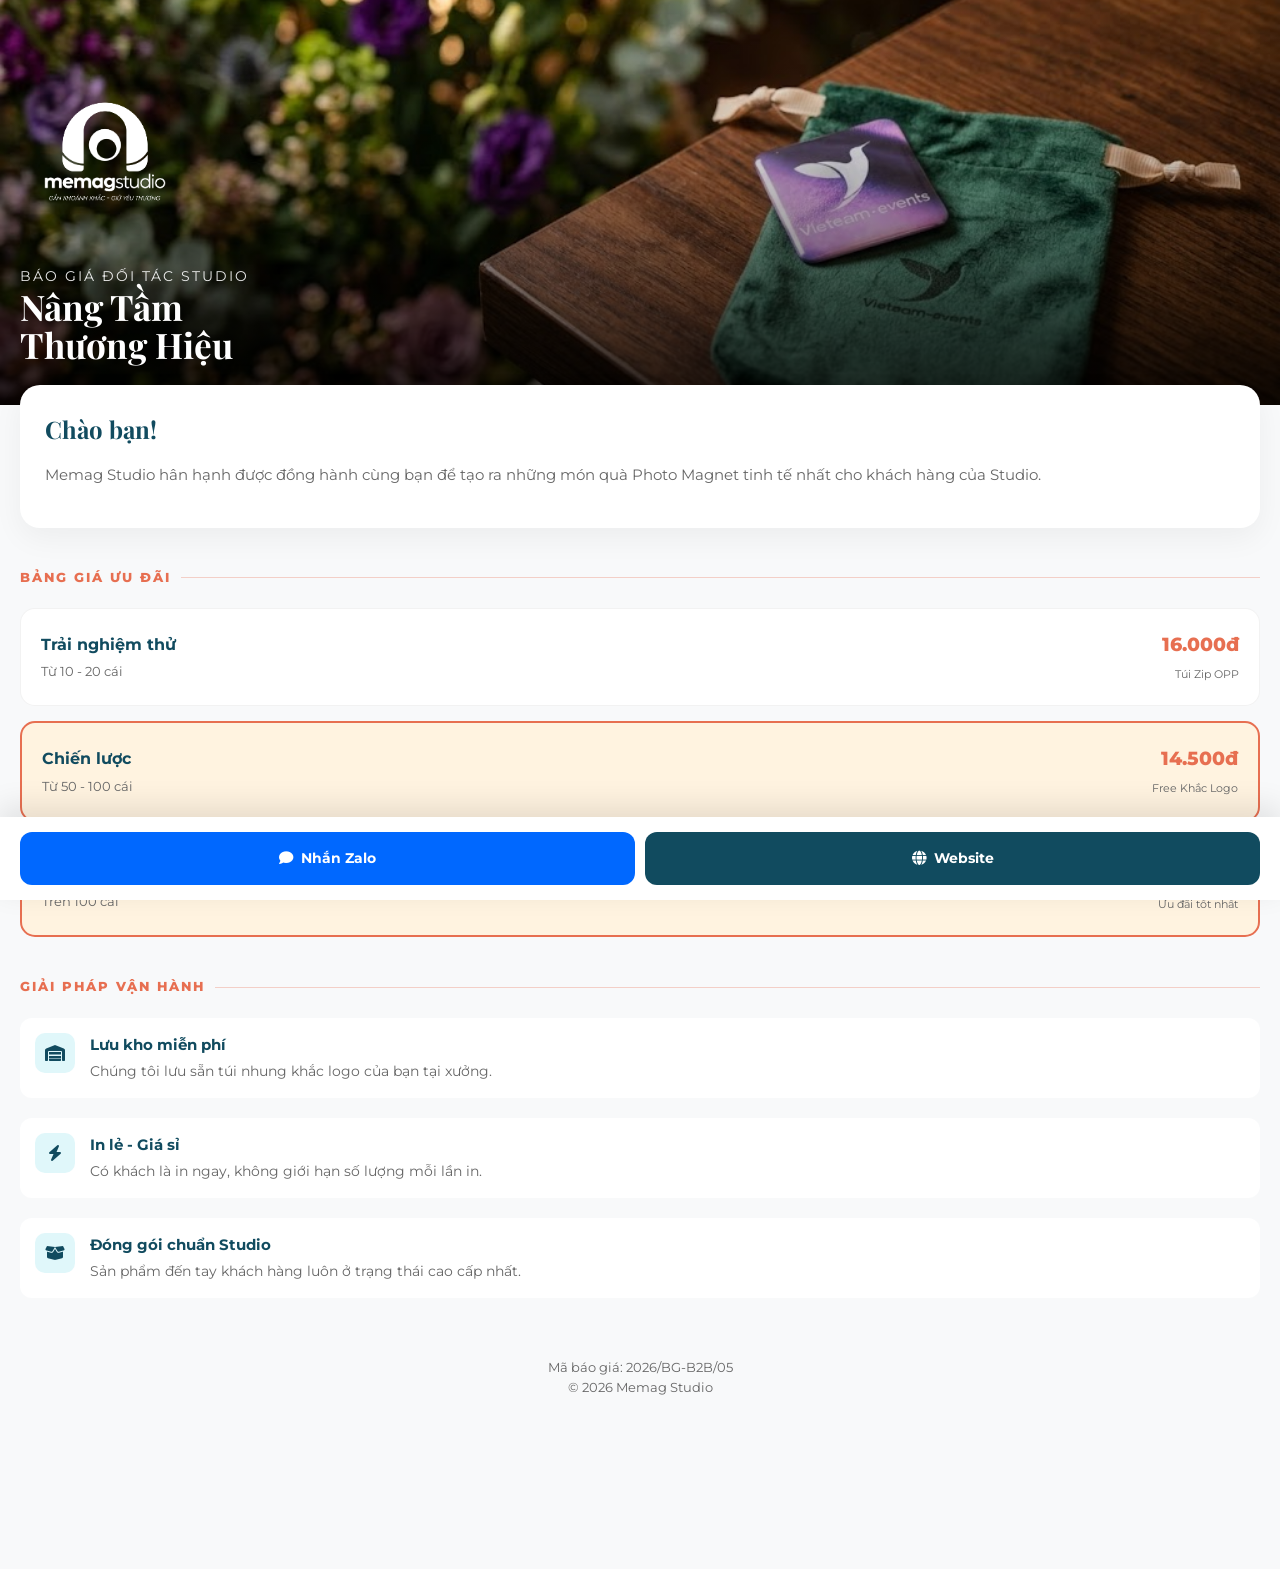
<file: Bao_Gia_Digital.html>
<!DOCTYPE html>
<html lang="vi">
<head>
    <meta charset="UTF-8">
    <meta name="viewport" content="width=device-width, initial-scale=1.0">
    <title>Báo Giá Digital - Memag Studio</title>
    <link rel="stylesheet" href="https://cdnjs.cloudflare.com/ajax/libs/font-awesome/6.5.1/css/all.min.css">
    <link href="https://fonts.googleapis.com/css2?family=Montserrat:wght@300;400;500;600;700;800&family=Playfair+Display:wght@700;900&display=swap" rel="stylesheet">
    <style>
        :root {
            --primary-blue: #114B5F;
            --primary-orange: #E76F51;
            --pastel-blue: #E0F7FA;
            --pastel-orange: #FFF3E0;
            --accent-blue: #2A9D8F;
            --text-dark: #1D1D1D;
            --text-muted: #666666;
            --white: #FFFFFF;
            --bg-light: #F8F9FA;
        }

        * {
            margin: 0;
            padding: 0;
            box-sizing: border-box;
            -webkit-tap-highlight-color: transparent;
        }

        body {
            font-family: 'Montserrat', sans-serif;
            background-color: var(--bg-light);
            color: var(--text-dark);
            line-height: 1.6;
        }

        /* Hero Section */
        .hero {
            position: relative;
            height: 45vh;
            min-height: 350px;
            background: url('img/bg_letterhead.png') center/cover no-repeat;
            display: flex;
            flex-direction: column;
            justify-content: flex-end;
            padding: 30px 20px;
            color: var(--white);
        }

        .hero::after {
            content: '';
            position: absolute;
            top: 0;
            left: 0;
            width: 100%;
            height: 100%;
            background: linear-gradient(to top, rgba(0,0,0,0.8) 0%, rgba(0,0,0,0.2) 60%, transparent 100%);
        }

        .hero-content {
            position: relative;
            z-index: 2;
        }

        .logo-small {
            width: 170px; /* Tăng 20% */
            margin-bottom: 15px;
        }

        .hero h1 {
            font-family: 'Playfair Display', serif;
            font-size: 2.2rem;
            line-height: 1.1;
            margin-bottom: 10px;
        }

        .hero p {
            font-size: 0.9rem;
            text-transform: uppercase;
            letter-spacing: 2px;
            opacity: 0.9;
        }

        /* Main Content */
        .container {
            padding: 30px 20px;
        }

        .intro {
            background: var(--white);
            padding: 25px;
            border-radius: 20px;
            box-shadow: 0 10px 30px rgba(0,0,0,0.05);
            margin-top: -50px;
            position: relative;
            z-index: 10;
        }

        .intro h2 {
            font-family: 'Playfair Display', serif;
            color: var(--primary-blue);
            margin-bottom: 15px;
            font-size: 1.5rem;
        }

        .intro p {
            font-size: 0.95rem;
            color: var(--text-muted);
            margin-bottom: 15px;
        }

        /* Pricing Cards */
        .section-title {
            font-size: 0.8rem;
            font-weight: 800;
            color: var(--primary-orange);
            text-transform: uppercase;
            letter-spacing: 2px;
            margin: 40px 0 20px 0;
            display: flex;
            align-items: center;
            gap: 10px;
        }

        .section-title::after {
            content: '';
            height: 1px;
            flex-grow: 1;
            background: var(--primary-orange);
            opacity: 0.3;
        }

        .price-card {
            background: var(--white);
            border-radius: 15px;
            padding: 20px;
            margin-bottom: 15px;
            display: flex;
            justify-content: space-between;
            align-items: center;
            border: 1px solid rgba(0,0,0,0.05);
        }

        .price-card.highlight {
            border: 2px solid var(--primary-orange);
            background: var(--pastel-orange);
        }

        .card-info h4 {
            font-size: 1rem;
            color: var(--primary-blue);
            margin-bottom: 5px;
        }

        .card-info p {
            font-size: 0.8rem;
            color: var(--text-muted);
        }

        .card-price {
            text-align: right;
        }

        .price-val {
            font-size: 1.2rem;
            font-weight: 800;
            color: var(--primary-orange);
            display: block;
        }

        .price-unit {
            font-size: 0.7rem;
            color: var(--text-muted);
        }

        /* Benefits Grid */
        .benefit-item {
            display: flex;
            gap: 15px;
            margin-bottom: 20px;
            background: var(--white);
            padding: 15px;
            border-radius: 12px;
        }

        .benefit-icon {
            width: 40px;
            height: 40px;
            background: var(--pastel-blue);
            color: var(--primary-blue);
            display: flex;
            align-items: center;
            justify-content: center;
            border-radius: 10px;
            flex-shrink: 0;
        }

        .benefit-text h5 {
            font-size: 0.95rem;
            margin-bottom: 4px;
            color: var(--primary-blue);
        }

        .benefit-text p {
            font-size: 0.85rem;
            color: var(--text-muted);
        }

        /* Fixed Footer Actions */
        .actions {
            position: fixed;
            bottom: 0;
            left: 0;
            width: 100%;
            background: var(--white);
            padding: 15px 20px;
            display: flex;
            gap: 10px;
            box-shadow: 0 -10px 30px rgba(0,0,0,0.1);
            z-index: 100;
        }

        .btn {
            flex: 1;
            padding: 15px;
            border-radius: 12px;
            text-align: center;
            text-decoration: none;
            font-weight: 700;
            font-size: 0.9rem;
            display: flex;
            align-items: center;
            justify-content: center;
            gap: 8px;
        }

        .btn-zalo {
            background-color: #0068ff;
            color: var(--white);
        }

        .btn-web {
            background-color: var(--primary-blue);
            color: var(--white);
        }

        .footer-spacer {
            height: 100px;
        }

        .signature {
            text-align: center;
            padding: 40px 0;
            color: var(--text-muted);
            font-size: 0.8rem;
        }
    </style>
</head>
<body>

    <div class="hero">
        <div class="hero-content">
            <img src="img/logo_dung_trang.png" alt="Memag Logo" class="logo-small">
            <p>Báo giá đối tác Studio</p>
            <h1>Nâng Tầm<br>Thương Hiệu</h1>
        </div>
    </div>

    <div class="container">
        <div class="intro">
            <h2>Chào bạn!</h2>
            <p>Memag Studio hân hạnh được đồng hành cùng bạn để tạo ra những món quà Photo Magnet tinh tế nhất cho khách hàng của Studio.</p>
        </div>

        <div class="section-title">BẢNG GIÁ ƯU ĐÃI</div>

        <div class="price-card">
            <div class="card-info">
                <h4>Trải nghiệm thử</h4>
                <p>Từ 10 - 20 cái</p>
            </div>
            <div class="card-price">
                <span class="price-val">16.000đ</span>
                <span class="price-unit">Túi Zip OPP</span>
            </div>
        </div>

        <div class="price-card highlight">
            <div class="card-info">
                <h4>Chiến lược</h4>
                <p>Từ 50 - 100 cái</p>
            </div>
            <div class="card-price">
                <span class="price-val">14.500đ</span>
                <span class="price-unit">Free Khắc Logo</span>
            </div>
        </div>

        <div class="price-card highlight">
            <div class="card-info">
                <h4>Đối tác lâu dài</h4>
                <p>Trên 100 cái</p>
            </div>
            <div class="card-price">
                <span class="price-val">12.000đ</span>
                <span class="price-unit">Ưu đãi tốt nhất</span>
            </div>
        </div>

        <div class="section-title">GIẢI PHÁP VẬN HÀNH</div>

        <div class="benefit-item">
            <div class="benefit-icon"><i class="fa-solid fa-warehouse"></i></div>
            <div class="benefit-text">
                <h5>Lưu kho miễn phí</h5>
                <p>Chúng tôi lưu sẵn túi nhung khắc logo của bạn tại xưởng.</p>
            </div>
        </div>

        <div class="benefit-item">
            <div class="benefit-icon"><i class="fa-solid fa-bolt"></i></div>
            <div class="benefit-text">
                <h5>In lẻ - Giá sỉ</h5>
                <p>Có khách là in ngay, không giới hạn số lượng mỗi lần in.</p>
            </div>
        </div>

        <div class="benefit-item">
            <div class="benefit-icon"><i class="fa-solid fa-box-open"></i></div>
            <div class="benefit-text">
                <h5>Đóng gói chuẩn Studio</h5>
                <p>Sản phẩm đến tay khách hàng luôn ở trạng thái cao cấp nhất.</p>
            </div>
        </div>

        <div class="signature">
            <p>Mã báo giá: 2026/BG-B2B/05</p>
            <p>© 2026 Memag Studio</p>
        </div>

        <div class="footer-spacer"></div>
    </div>

    <div class="actions">
        <a href="https://zalo.me/0981712157" class="btn btn-zalo">
            <i class="fa-solid fa-comment"></i> Nhắn Zalo
        </a>
        <a href="https://memag.art" class="btn btn-web">
            <i class="fa-solid fa-globe"></i> Website
        </a>
    </div>

</body>
</html>
</file>
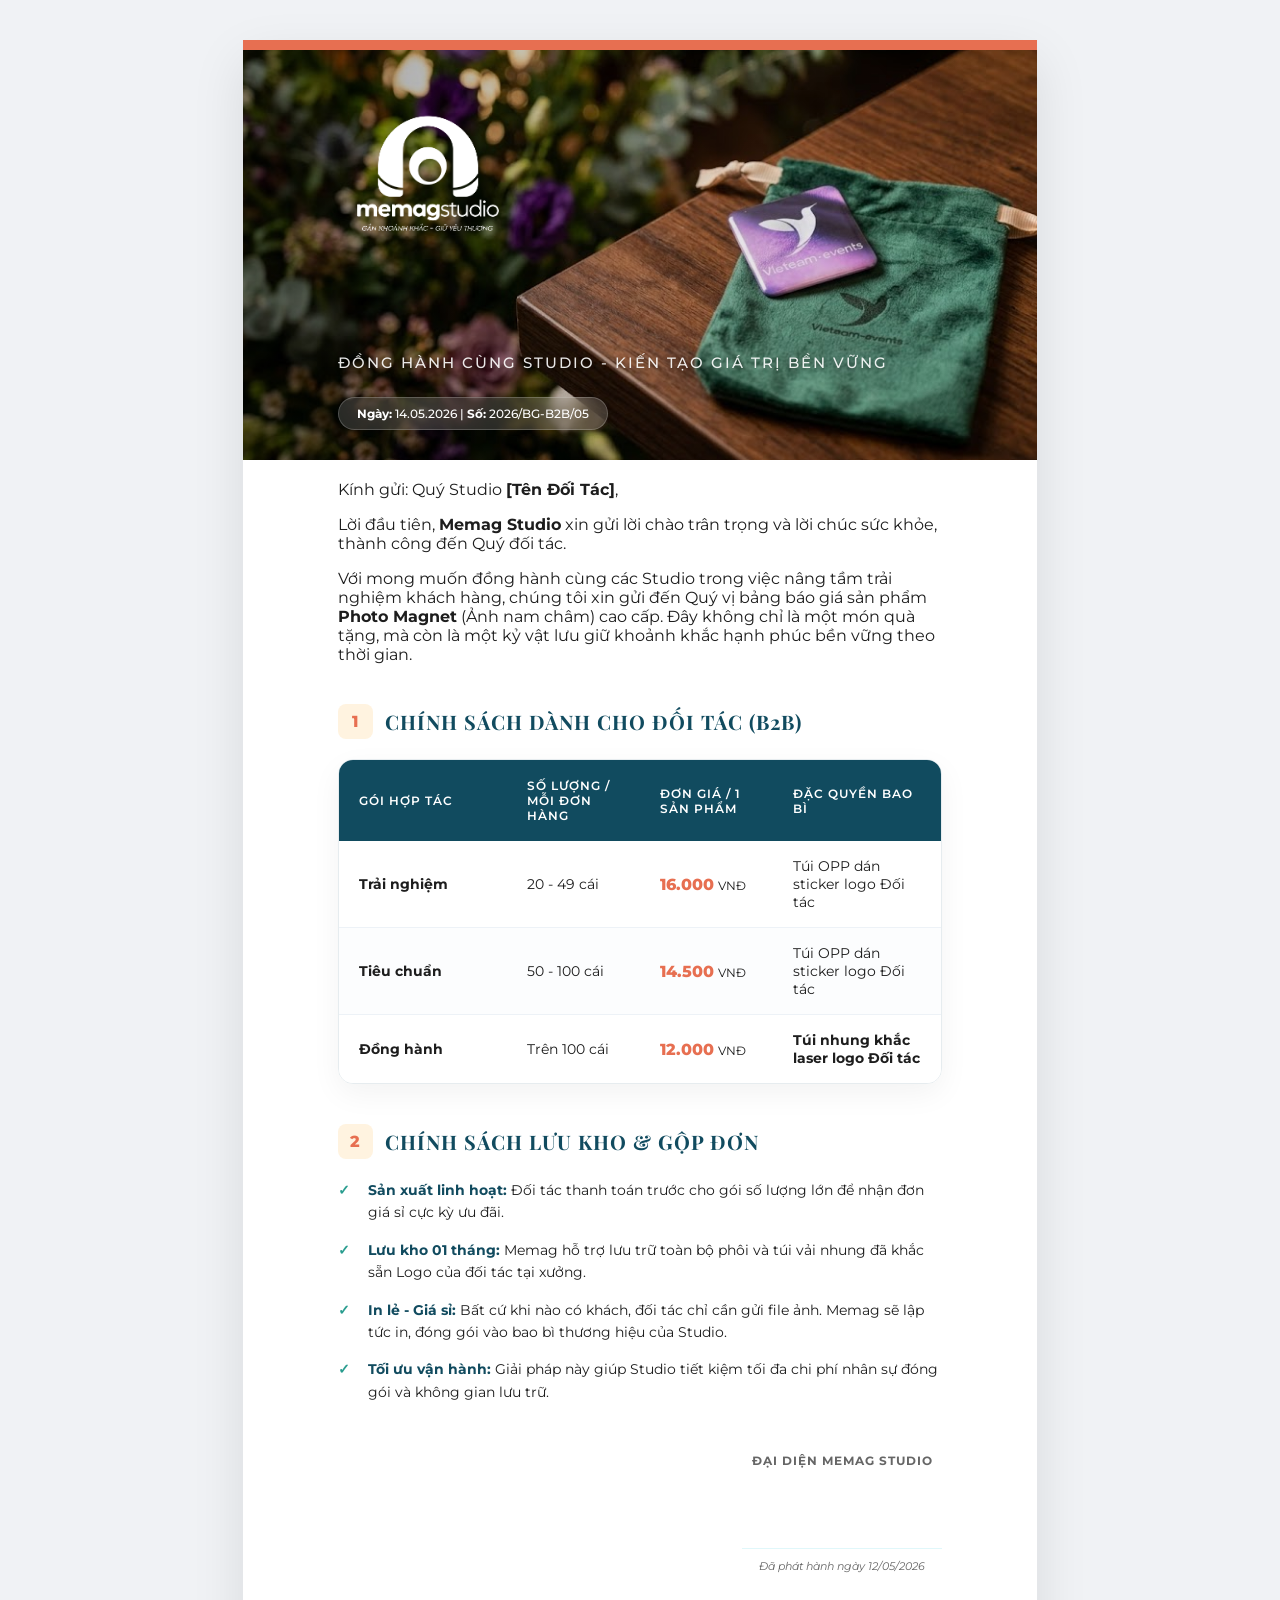
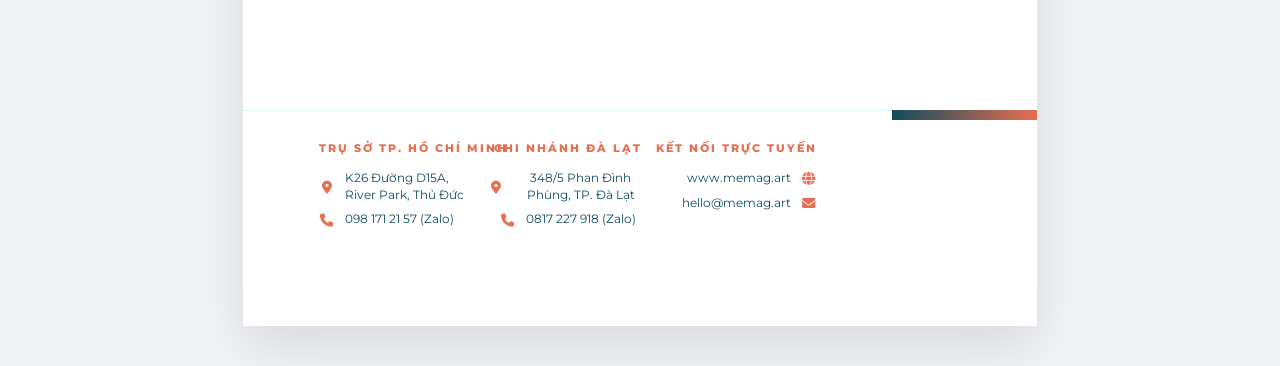
<file: Letterhead_Bao_Gia_B2B.html>
<!DOCTYPE html>
<html lang="vi">
<head>
    <meta charset="UTF-8">
    <meta name="viewport" content="width=device-width, initial-scale=1.0">
    <title>Báo Giá B2B - Memag</title>
    <style>
        @import url('https://fonts.googleapis.com/css2?family=Montserrat:wght@300;400;500;600;700;800&family=Playfair+Display:wght@700;900&display=swap&subset=vietnamese');
        
        :root {
            --primary-blue: #114B5F;
            --primary-orange: #E76F51;
            --pastel-blue: #E0F7FA;
            --pastel-orange: #FFF3E0;
            --accent-blue: #2A9D8F;
            --text-dark: #1D1D1D;
            --text-muted: #666666;
            --white: #FFFFFF;
            --bg-light: #F8F9FA;
        }

        body {
            background: #f0f2f5;
            display: flex;
            justify-content: center;
            padding: 40px 0;
            margin: 0;
            font-family: 'Montserrat', Arial, sans-serif;
            -webkit-print-color-adjust: exact !important;
            color-adjust: exact !important;
            color: var(--text-dark);
            text-rendering: optimizeLegibility;
            -webkit-font-smoothing: antialiased;
        }

        .a4-page {
            width: 210mm;
            min-height: 297mm;
            background: var(--white);
            box-shadow: 0 20px 50px rgba(0,0,0,0.1);
            position: relative;
            overflow: hidden;
            box-sizing: border-box;
            display: flex;
            flex-direction: column;
        }

        /* Modern Decorative Header */
        .header-bg {
            position: absolute;
            top: 0;
            left: 0;
            width: 100%;
            height: 420px;
            background: url('img/bg_letterhead.png') center/cover no-repeat;
            z-index: 1;
        }

        .header-bg::after {
            content: '';
            position: absolute;
            top: 0;
            left: 0;
            width: 100%;
            height: 100%;
            background: linear-gradient(to right, rgba(0, 0, 0, 0.4) 0%, rgba(0, 0, 0, 0.1) 60%, transparent 100%);
            z-index: 2;
        }

        .shape-accent-line {
            position: absolute;
            top: 0;
            right: 0;
            width: 100%;
            height: 10px;
            background: var(--primary-orange);
            z-index: 10;
        }

        .content {
            position: relative;
            z-index: 20;
            padding: 40px 25mm 20mm 25mm;
            flex-grow: 1;
        }

        /* Header Layout */
        .header-main {
            display: flex;
            flex-direction: column;
            align-items: flex-start;
            height: 350px; /* Cố định chiều cao để đẩy slogan xuống đáy hình */
            margin-bottom: 50px; /* Thu hẹp khoảng trống với nội dung bên dưới */
        }

        .logo-container {
            width: 200px; /* Tăng 20% để logo nổi bật hơn */
            margin-bottom: auto; /* Đẩy toàn bộ phần chữ bên dưới xuống đáy */
            margin-left: -10px;
        }

        .logo-img {
            width: 100%;
            height: auto;
            display: block;
        }

        .slogan {
            font-family: 'Montserrat', sans-serif;
            font-size: 11pt;
            font-weight: 500;
            color: var(--white);
            margin-top: 8px;
            letter-spacing: 2px;
            text-transform: uppercase;
            text-shadow: 0 2px 4px rgba(0,0,0,0.4);
            opacity: 0.9;
        }

        .doc-meta {
            margin-top: 25px;
            text-align: left;
            font-size: 9pt;
            color: var(--white);
            background: rgba(255, 255, 255, 0.15);
            padding: 8px 18px;
            border-radius: 50px;
            display: inline-block;
            backdrop-filter: blur(12px);
            border: 1px solid rgba(255, 255, 255, 0.2);
            font-weight: 500;
        }

        .doc-meta strong {
            color: var(--white);
            font-weight: 700;
        }

        /* Footer Contact Section */
        .page-footer {
            margin-top: auto;
            width: 100%;
            position: relative;
            z-index: 10;
        }

        .contact-footer {
            border-top: 1px solid var(--pastel-blue);
            padding: 30px 20mm 40px 20mm; /* Slightly less margin than content for a "wider" feel */
            display: flex;
            justify-content: space-between;
            align-items: flex-start;
            width: 100%;
            box-sizing: border-box;
        }

        .contact-group {
            display: flex;
            flex-direction: column;
            width: 32%; /* Ensure equal width distribution without grid */
            box-sizing: border-box;
        }

        .contact-group:nth-child(1) {
            align-items: flex-start;
            text-align: left;
        }

        .contact-group:nth-child(2) {
            align-items: center;
            text-align: center;
        }

        .contact-group:nth-child(3) {
            align-items: flex-end;
            text-align: right;
        }

        .contact-group-title {
            font-size: 8.5pt;
            text-transform: uppercase;
            letter-spacing: 2px;
            color: var(--primary-orange);
            font-weight: 800;
            margin-bottom: 15px;
            white-space: nowrap;
        }

        .contact-item {
            display: flex;
            align-items: flex-start; /* Align to top for multi-line text */
            font-size: 9pt;
            color: var(--primary-blue);
            margin-bottom: 8px;
            line-height: 1.4;
            gap: 8px;
            /* Removed white-space: nowrap so long text can wrap naturally */
        }

        .contact-group:nth-child(3) .contact-item {
            flex-direction: row-reverse;
        }

        .contact-icon {
            color: var(--primary-orange);
            display: flex;
            align-items: center;
            justify-content: center;
            width: 16px;
            flex-shrink: 0;
            margin-top: 2px; /* Slight adjustment to align with the first line of text */
        }

        .contact-icon i {
            font-size: 10pt;
        }

        /* Signature Section */
        .signature-section {
            display: flex;
            justify-content: flex-end;
            margin-top: 50px;
        }

        .signature-box {
            text-align: center;
            display: inline-block;
        }

        .signature-title {
            font-size: 10pt;
            font-weight: 700;
            color: var(--primary-blue);
            margin-bottom: 60px;
            text-transform: uppercase;
            letter-spacing: 1px;
        }

        .signature-date {
            font-size: 8.5pt;
            color: var(--text-muted);
            font-style: italic;
            border-top: 1px solid var(--pastel-blue);
            padding-top: 10px;
            display: inline-block;
            min-width: 200px;
        }

        /* Typography & Headings */
        h1 {
            font-family: 'Playfair Display', serif;
            font-size: 32pt;
            color: var(--primary-blue);
            margin: 0 0 10px 0;
            line-height: 1.1;
            font-weight: 900;
        }

        .subtitle {
            font-size: 12pt;
            color: var(--primary-orange);
            font-weight: 700;
            margin-bottom: 40px;
            display: flex;
            align-items: center;
            gap: 15px;
        }

        .subtitle::after {
            content: '';
            height: 2px;
            flex-grow: 1;
            background: var(--pastel-blue);
        }

        .intro-text {
            font-size: 11pt;
            line-height: 1.8;
            color: var(--text-dark);
            margin-bottom: 40px;
            text-align: justify;
        }

        .intro-text strong {
            color: var(--primary-blue);
        }

        /* Styled Table */
        .table-container {
            margin-bottom: 40px;
            border-radius: 15px;
            overflow: hidden;
            box-shadow: 0 10px 30px rgba(0,0,0,0.05);
            border: 1px solid rgba(17, 75, 95, 0.1);
        }

        table {
            width: 100%;
            border-collapse: collapse;
            font-size: 10.5pt;
        }

        th {
            background-color: var(--primary-blue);
            color: var(--white);
            padding: 18px 20px;
            text-align: left;
            font-weight: 600;
            text-transform: uppercase;
            letter-spacing: 1px;
            font-size: 9pt;
        }

        td {
            padding: 16px 20px;
            border-bottom: 1px solid #edf2f7;
            background-color: var(--white);
        }

        tr:nth-child(even) td {
            background-color: #fcfdfe;
        }

        tr:last-child td {
            border-bottom: none;
        }

        .price-tag {
            color: var(--primary-orange);
            font-weight: 800;
            font-size: 12pt;
        }

        /* Section Styling */
        .section-header {
            display: flex;
            align-items: center;
            gap: 12px;
            margin: 40px 0 20px 0;
        }

        .section-header span {
            width: 35px;
            height: 35px;
            background: var(--pastel-orange);
            color: var(--primary-orange);
            display: flex;
            align-items: center;
            justify-content: center;
            border-radius: 8px;
            font-weight: 800;
            font-size: 12pt;
        }

        .section-header h3 {
            font-family: 'Playfair Display', serif;
            font-size: 15pt;
            color: var(--primary-blue);
            margin: 0;
            text-transform: uppercase;
            letter-spacing: 1px;
        }

        .policy-list {
            margin: 0;
            padding: 0;
            list-style: none;
        }

        .policy-item {
            position: relative;
            padding-left: 30px;
            margin-bottom: 15px;
            font-size: 10.5pt;
            line-height: 1.6;
        }

        .policy-item::before {
            content: '✓';
            position: absolute;
            left: 0;
            color: var(--accent-blue);
            font-weight: 900;
        }

        .policy-item strong {
            color: var(--primary-blue);
        }

        /* Contact Details Grid */
        .contact-grid {
            display: grid;
            grid-template-columns: repeat(2, 1fr);
            gap: 15px;
            margin-top: 60px;
            padding: 25px;
            background-color: var(--bg-light);
            border-radius: 12px;
            border: 1px solid rgba(17, 75, 95, 0.05);
            font-size: 9pt;
            color: var(--text-muted);
        }

        .contact-item {
            display: flex;
            align-items: center;
            gap: 10px;
        }

        .contact-icon {
            color: var(--primary-orange);
            font-weight: 700;
        }

        /* Footer & Signatures */
        .page-footer {
            margin-top: 60px;
            display: flex;
            justify-content: space-between;
            padding-bottom: 50px;
        }

        .signature-box {
            width: 200px;
            text-align: center;
        }

        .signature-title {
            font-size: 9pt;
            color: var(--text-muted);
            text-transform: uppercase;
            letter-spacing: 1px;
            margin-bottom: 80px;
        }

        .signature-name {
            font-weight: 700;
            color: var(--primary-blue);
            border-top: 1px solid var(--pastel-blue);
            padding-top: 10px;
            font-size: 10pt;
        }

        .bottom-accent {
            height: 10px;
            background: linear-gradient(to right, var(--primary-blue), var(--primary-orange));
            width: 100%;
        }

        /* Print adjustments */
        @media print {
            body {
                background: none;
                padding: 0;
            }
            .a4-page {
                box-shadow: none;
                width: 100%;
            }
            [contenteditable="true"] {
                border: none !important;
                outline: none !important;
            }
        }

        [contenteditable="true"]:focus {
            outline: 2px solid var(--pastel-blue);
            background: rgba(224, 247, 250, 0.3);
            border-radius: 4px;
        }
    </style>
    <link rel="stylesheet" href="https://cdnjs.cloudflare.com/ajax/libs/font-awesome/6.5.1/css/all.min.css">
</head>
<body>
    <div class="a4-page">
        <div class="header-bg"></div>
        <div class="shape-accent-line"></div>

        <div class="content">
            <div class="header-main">
                <div class="logo-container">
                    <img src="img/logo_dung_trang.png" alt="Memag Logo" class="logo-img">
                </div>
                <div class="slogan">Đồng hành cùng Studio - Kiến tạo giá trị bền vững</div>
                <div class="doc-meta">
                    <strong>Ngày:</strong> 14.05.2026 | <strong>Số:</strong> 2026/BG-B2B/05
                </div>
            </div>

            <div class="intro-letter">
                <p>Kính gửi: Quý <span class="editable-field" contenteditable="true">Studio</span> <strong><span class="editable-field" contenteditable="true">[Tên Đối Tác]</span></strong>,</p>
                <p>
                    Lời đầu tiên, <strong>Memag Studio</strong> xin gửi lời chào trân trọng và lời chúc sức khỏe, thành công đến Quý đối tác.
                </p>
                <p>
                    Với mong muốn đồng hành cùng các Studio trong việc nâng tầm trải nghiệm khách hàng, chúng tôi xin gửi đến Quý vị bảng báo giá sản phẩm <strong>Photo Magnet</strong> (Ảnh nam châm) cao cấp. Đây không chỉ là một món quà tặng, mà còn là một kỷ vật lưu giữ khoảnh khắc hạnh phúc bền vững theo thời gian.
                </p>
            </div>

            <div class="section-header">
                <span>1</span>
                <h3>CHÍNH SÁCH DÀNH CHO ĐỐI TÁC (B2B)</h3>
            </div>

            <div class="table-container">
                <table>
                    <thead>
                        <tr>
                            <th width="28%">Gói Hợp Tác</th>
                            <th width="22%">Số lượng / mỗi đơn hàng</th>
                            <th width="22%">Đơn giá / 1 sản phẩm</th>
                            <th width="28%">Đặc Quyền Bao Bì</th>
                        </tr>
                    </thead>
                    <tbody>
                        <tr>
                            <td><strong>Trải nghiệm</strong></td>
                            <td>20 - 49 cái</td>
                            <td><span class="price-tag">16.000</span> <small>VNĐ</small></td>
                            <td>Túi OPP dán sticker logo Đối tác</td>
                        </tr>
                        <tr>
                            <td><strong>Tiêu chuẩn</strong></td>
                            <td>50 - 100 cái</td>
                            <td><span class="price-tag">14.500</span> <small>VNĐ</small></td>
                            <td>Túi OPP dán sticker logo Đối tác</td>
                        </tr>
                        <tr>
                            <td><strong>Đồng hành</strong></td>
                            <td>Trên 100 cái</td>
                            <td><span class="price-tag">12.000</span> <small>VNĐ</small></td>
                            <td><strong>Túi nhung khắc laser logo Đối tác</strong></td>
                        </tr>
                    </tbody>
                </table>
            </div>

            <div class="section-header">
                <span>2</span>
                <h3>CHÍNH SÁCH LƯU KHO & GỘP ĐƠN</h3>
            </div>
            
            <div class="policy-list">
                <div class="policy-item">
                    <strong>Sản xuất linh hoạt:</strong> Đối tác thanh toán trước cho gói số lượng lớn để nhận đơn giá sỉ cực kỳ ưu đãi.
                </div>
                <div class="policy-item">
                    <strong>Lưu kho 01 tháng:</strong> Memag hỗ trợ lưu trữ toàn bộ phôi và túi vải nhung đã khắc sẵn Logo của đối tác tại xưởng.
                </div>
                <div class="policy-item">
                    <strong>In lẻ - Giá sỉ:</strong> Bất cứ khi nào có khách, đối tác chỉ cần gửi file ảnh. Memag sẽ lập tức in, đóng gói vào bao bì thương hiệu của Studio.
                </div>
                <div class="policy-item">
                    <strong>Tối ưu vận hành:</strong> Giải pháp này giúp Studio tiết kiệm tối đa chi phí nhân sự đóng gói và không gian lưu trữ.
                </div>
            </div>

            <div class="signature-section">
                <div class="signature-box">
                    <div class="signature-title">Đại diện Memag Studio</div>
                    <div class="signature-date">Đã phát hành ngày 12/05/2026</div>
                </div>
            </div>
        </div>
        <footer class="page-footer">
            <div class="contact-footer">
                <div class="contact-group">
                    <div class="contact-group-title">Trụ sở TP. Hồ Chí Minh</div>
                    <div class="contact-item">
                        <span class="contact-icon"><i class="fa-solid fa-location-dot"></i></span>
                        K26 Đường D15A, River Park, Thủ Đức
                    </div>
                    <div class="contact-item">
                        <span class="contact-icon"><i class="fa-solid fa-phone"></i></span>
                        098 171 21 57 (Zalo)
                    </div>
                </div>
                
                <div class="contact-group">
                    <div class="contact-group-title">Chi nhánh Đà Lạt</div>
                    <div class="contact-item">
                        <span class="contact-icon"><i class="fa-solid fa-location-dot"></i></span>
                        348/5 Phan Đình Phùng, TP. Đà Lạt
                    </div>
                    <div class="contact-item">
                        <span class="contact-icon"><i class="fa-solid fa-phone"></i></span>
                        0817 227 918 (Zalo)
                    </div>
                </div>

                <div class="contact-group">
                    <div class="contact-group-title">Kết nối trực tuyến</div>
                    <div class="contact-item">
                        <span class="contact-icon"><i class="fa-solid fa-globe"></i></span>
                        www.memag.art
                    </div>
                    <div class="contact-item">
                        <span class="contact-icon"><i class="fa-solid fa-envelope"></i></span>
                        hello@memag.art
                    </div>
                </div>
            </div>
            <div class="bottom-accent"></div>
        </footer>
    </div>
</body>
</html>
</file>
